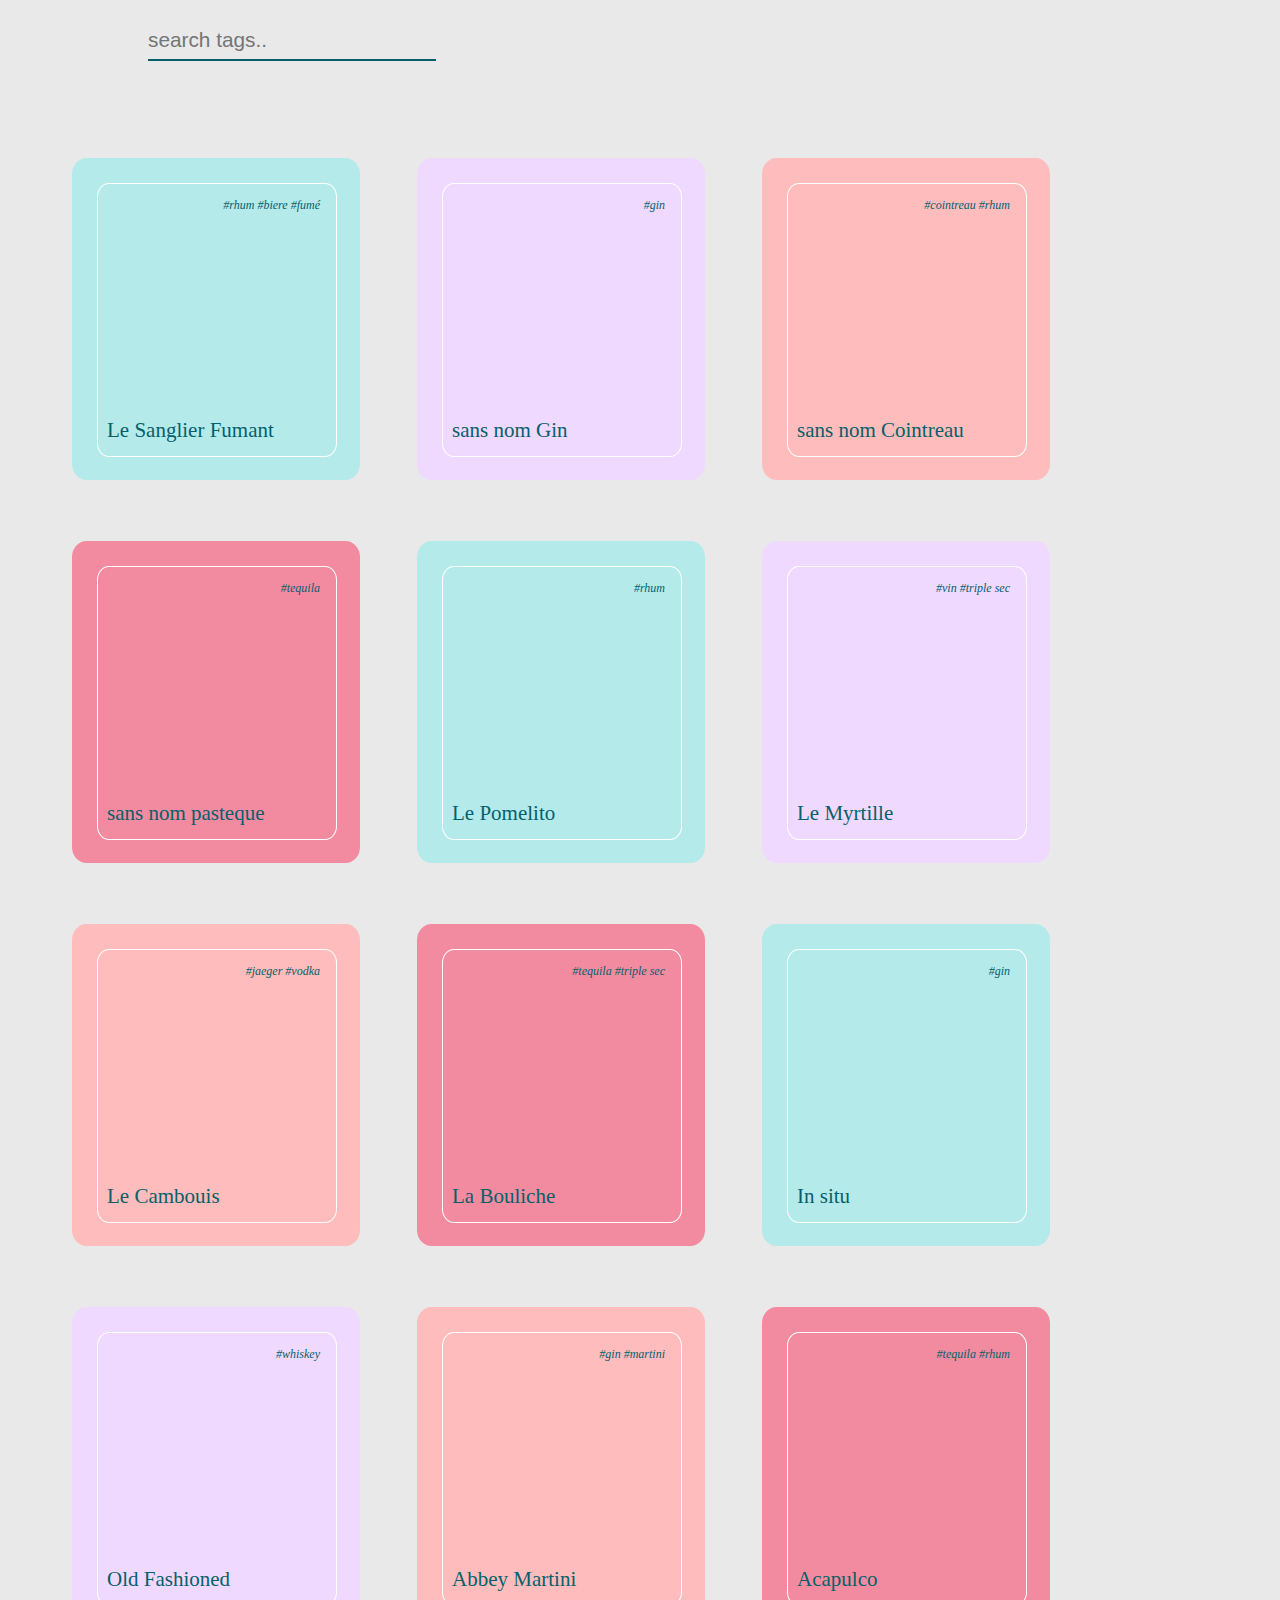
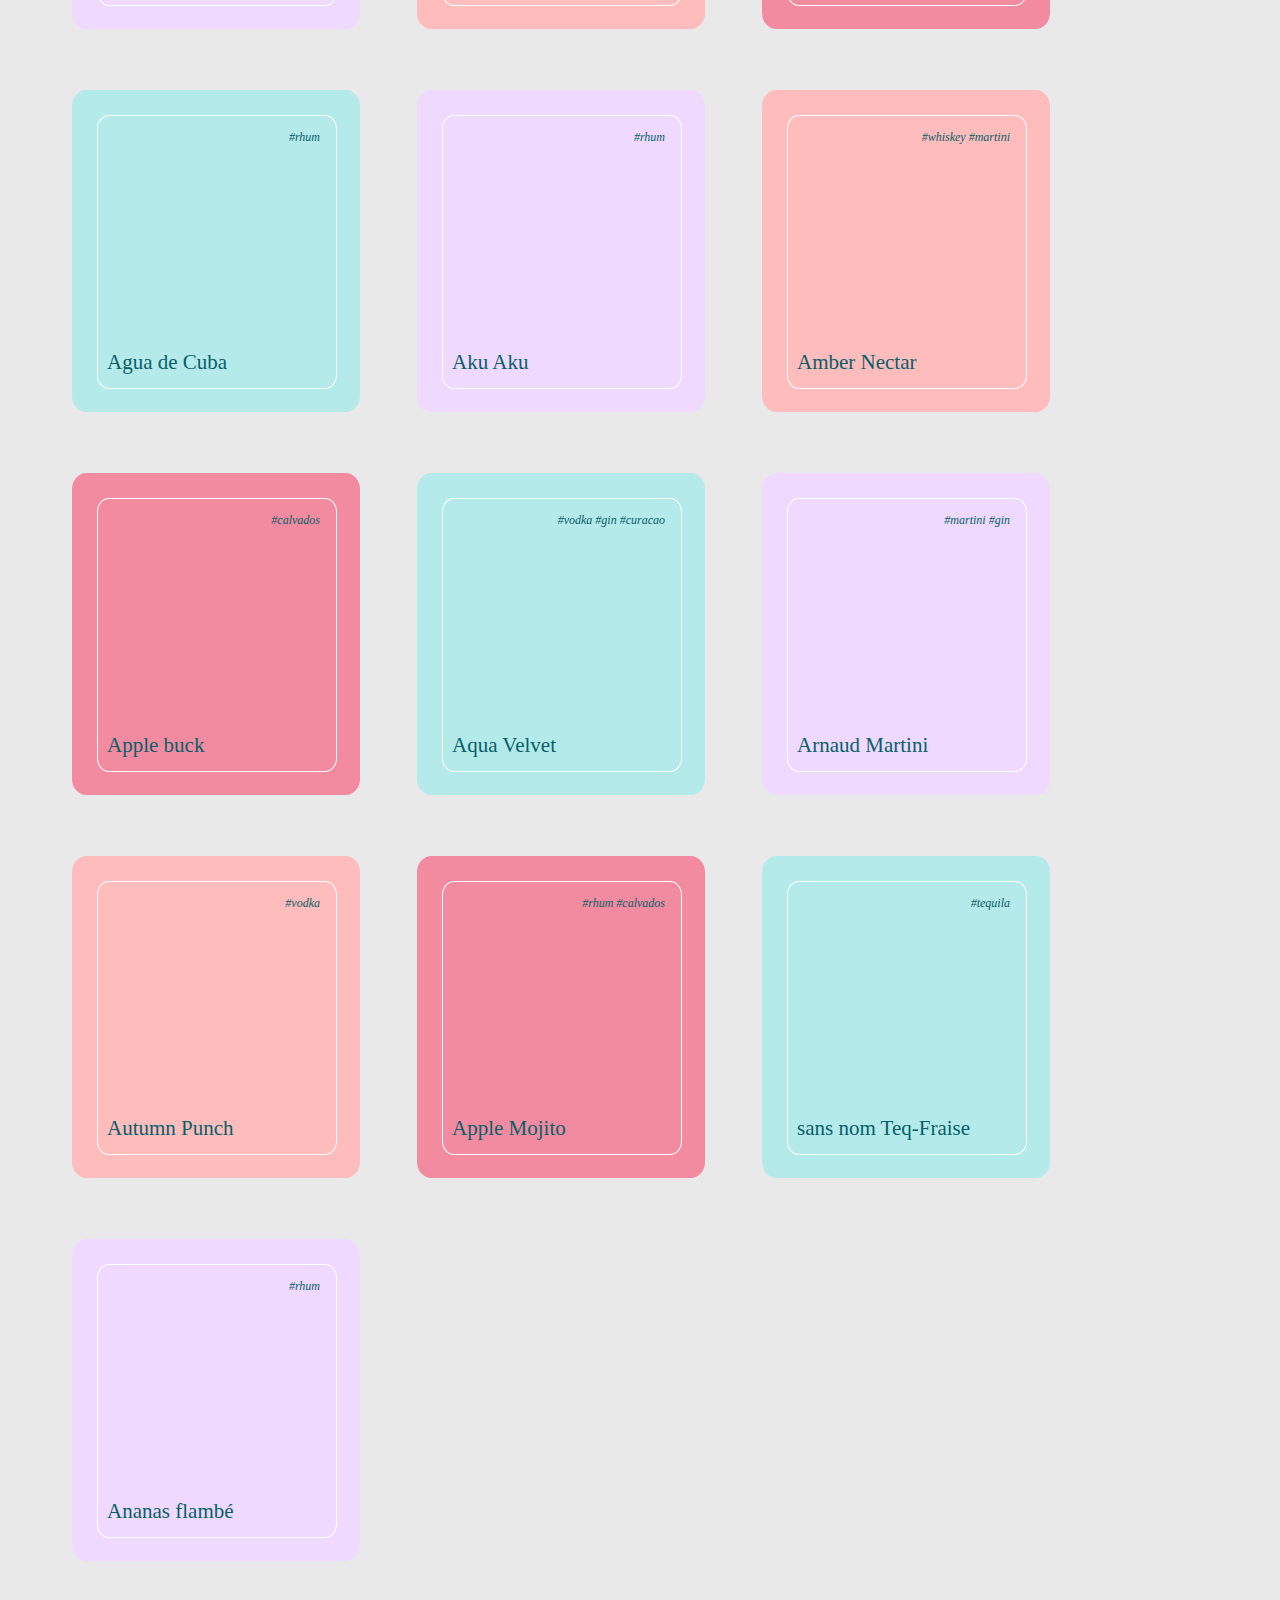
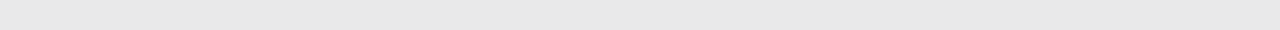
<file: index.html>
<!doctype html><html lang="en"><head><meta charset="utf-8"/><link rel="icon" href="/favicon.ico"/><meta name="viewport" content="width=device-width,initial-scale=1"/><meta name="theme-color" content="#000000"/><meta name="description" content="Web site created using create-react-app"/><link rel="apple-touch-icon" href="/logo192.png"/><link rel="manifest" href="/manifest.json"/><title>React App</title><link href="/static/css/main.fbdf3d7c.chunk.css" rel="stylesheet"></head><body><noscript>You need to enable JavaScript to run this app.</noscript><div id="root"></div><script>!function(e){function t(t){for(var n,i,a=t[0],c=t[1],l=t[2],s=0,p=[];s<a.length;s++)i=a[s],Object.prototype.hasOwnProperty.call(o,i)&&o[i]&&p.push(o[i][0]),o[i]=0;for(n in c)Object.prototype.hasOwnProperty.call(c,n)&&(e[n]=c[n]);for(f&&f(t);p.length;)p.shift()();return u.push.apply(u,l||[]),r()}function r(){for(var e,t=0;t<u.length;t++){for(var r=u[t],n=!0,a=1;a<r.length;a++){var c=r[a];0!==o[c]&&(n=!1)}n&&(u.splice(t--,1),e=i(i.s=r[0]))}return e}var n={},o={1:0},u=[];function i(t){if(n[t])return n[t].exports;var r=n[t]={i:t,l:!1,exports:{}};return e[t].call(r.exports,r,r.exports,i),r.l=!0,r.exports}i.e=function(e){var t=[],r=o[e];if(0!==r)if(r)t.push(r[2]);else{var n=new Promise((function(t,n){r=o[e]=[t,n]}));t.push(r[2]=n);var u,a=document.createElement("script");a.charset="utf-8",a.timeout=120,i.nc&&a.setAttribute("nonce",i.nc),a.src=function(e){return i.p+"static/js/"+({}[e]||e)+"."+{3:"e0755771"}[e]+".chunk.js"}(e);var c=new Error;u=function(t){a.onerror=a.onload=null,clearTimeout(l);var r=o[e];if(0!==r){if(r){var n=t&&("load"===t.type?"missing":t.type),u=t&&t.target&&t.target.src;c.message="Loading chunk "+e+" failed.\n("+n+": "+u+")",c.name="ChunkLoadError",c.type=n,c.request=u,r[1](c)}o[e]=void 0}};var l=setTimeout((function(){u({type:"timeout",target:a})}),12e4);a.onerror=a.onload=u,document.head.appendChild(a)}return Promise.all(t)},i.m=e,i.c=n,i.d=function(e,t,r){i.o(e,t)||Object.defineProperty(e,t,{enumerable:!0,get:r})},i.r=function(e){"undefined"!=typeof Symbol&&Symbol.toStringTag&&Object.defineProperty(e,Symbol.toStringTag,{value:"Module"}),Object.defineProperty(e,"__esModule",{value:!0})},i.t=function(e,t){if(1&t&&(e=i(e)),8&t)return e;if(4&t&&"object"==typeof e&&e&&e.__esModule)return e;var r=Object.create(null);if(i.r(r),Object.defineProperty(r,"default",{enumerable:!0,value:e}),2&t&&"string"!=typeof e)for(var n in e)i.d(r,n,function(t){return e[t]}.bind(null,n));return r},i.n=function(e){var t=e&&e.__esModule?function(){return e.default}:function(){return e};return i.d(t,"a",t),t},i.o=function(e,t){return Object.prototype.hasOwnProperty.call(e,t)},i.p="/",i.oe=function(e){throw console.error(e),e};var a=this.webpackJsonpcocktails=this.webpackJsonpcocktails||[],c=a.push.bind(a);a.push=t,a=a.slice();for(var l=0;l<a.length;l++)t(a[l]);var f=c;r()}([])</script><script src="/static/js/2.5d04c63d.chunk.js"></script><script src="/static/js/main.1e699221.chunk.js"></script></body></html>
</file>
<file: static/css/main.fbdf3d7c.chunk.css>
body{background-color:#e9e9ea;font-family:-apple-system,BlinkMacSystemFont,"Segoe UI","Roboto","Oxygen","Ubuntu","Cantarell","Fira Sans","Droid Sans","Helvetica Neue",sans-serif;-webkit-font-smoothing:antialiased;-moz-osx-font-smoothing:grayscale}code{font-family:source-code-pro,Menlo,Monaco,Consolas,"Courier New",monospace}.App{color:#06606a;overflow:hidden!important;margin-left:5vw}.title,input{display:inline-block}input{position:absolute;left:148px;top:1em;font-family:inherit;width:288px;border:0;border-bottom:2px solid #06606a;outline:0;font-size:1.3rem;color:#06606a;padding:7px 0;background:transparent;transition:border-color .2s}.items{margin-top:150px}.box{display:inline-block;width:288px;margin:0 57px 57px 0;height:322px;border-radius:5%}.tags{font:italic 12px "Verdana";margin:40px;text-align:right;width:208px}.name,.tags{position:absolute}.name{margin:260px 0 0 35px;font-size:21px;font-family:Verdana}.name.content{margin:-35px 0 0 35px;font-size:18px;font-family:Verdana}.border{border:1px solid #fff;margin:25px 0 0 25px;width:238px;height:272px;position:absolute;border-radius:5%}.content{margin:35px 0 0 35px;width:208px;height:260px;overflow-y:scroll;display:table-caption}.content>div{position:relative;display:table}.content::-webkit-scrollbar-track{display:none}.content::-webkit-scrollbar{width:6px}.content::-webkit-scrollbar-thumb{border-radius:10px;background-color:#666}
/*# sourceMappingURL=main.fbdf3d7c.chunk.css.map */
</file>
